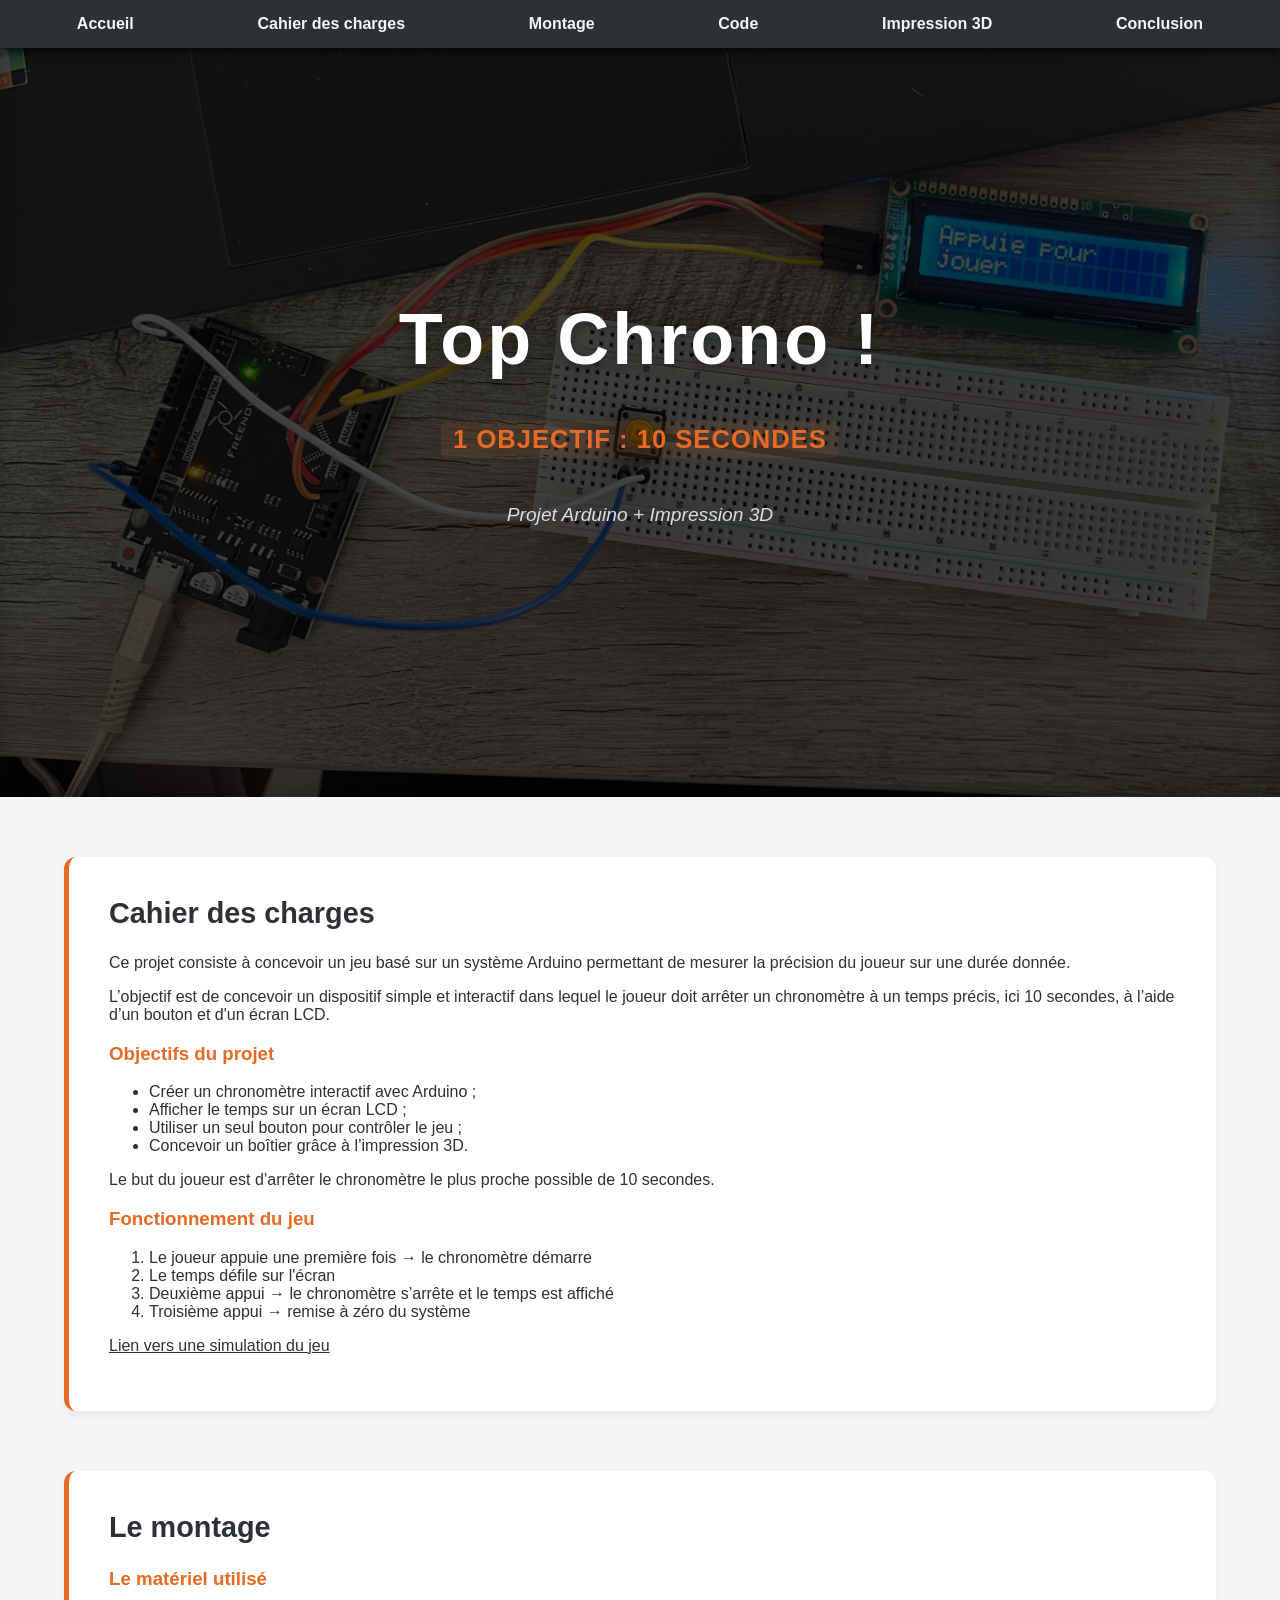
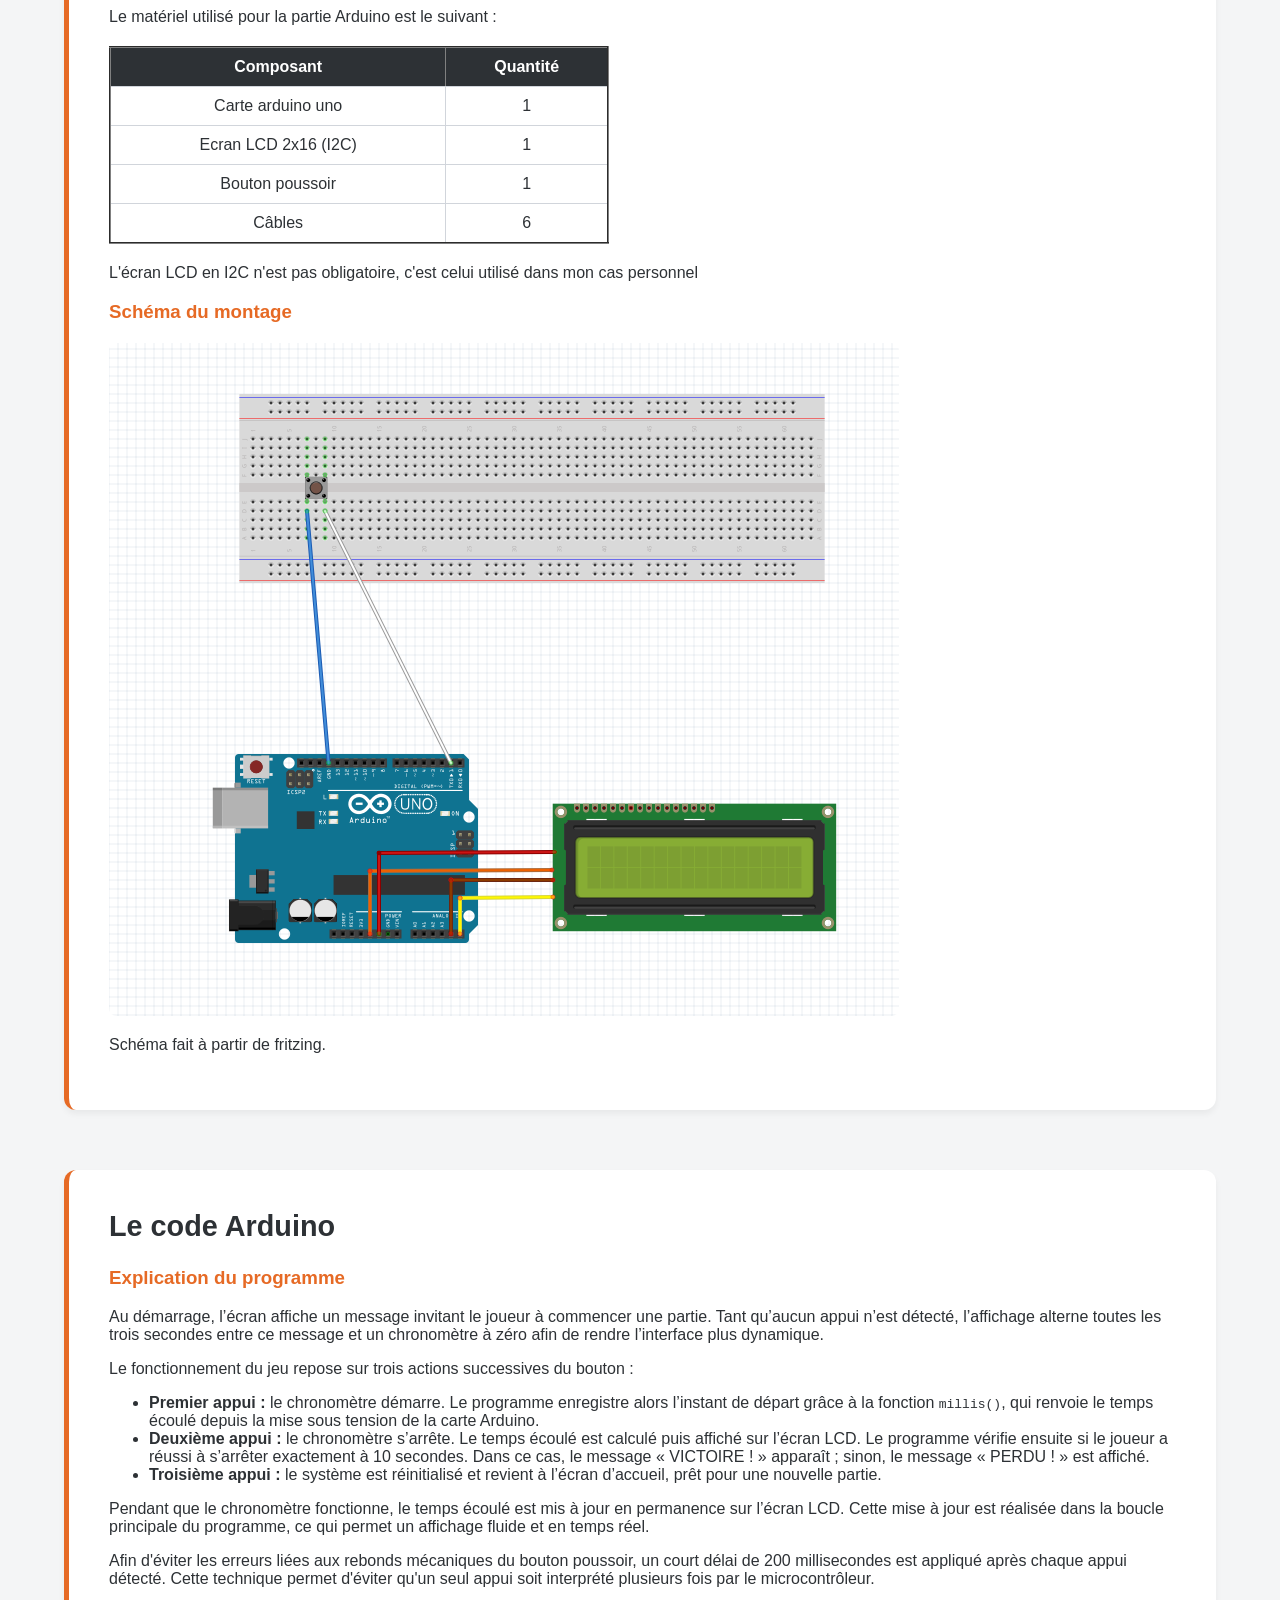
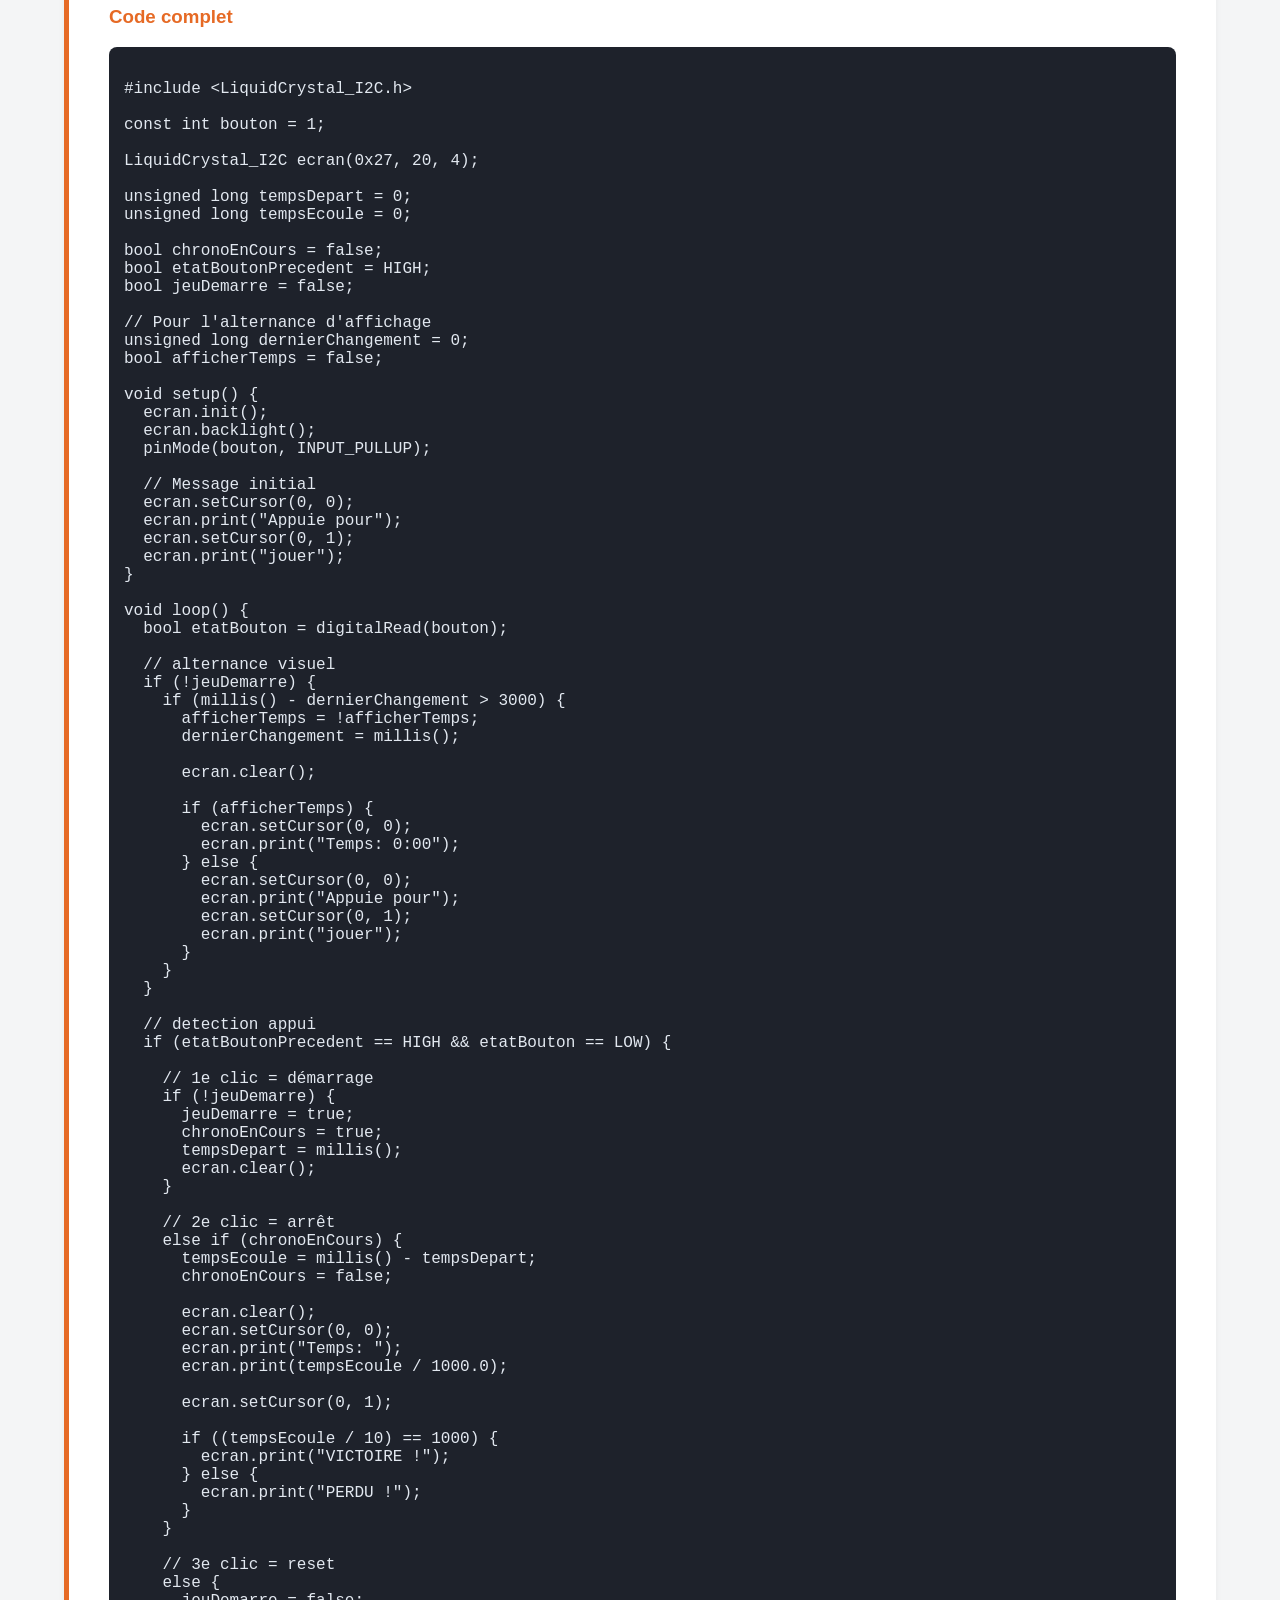
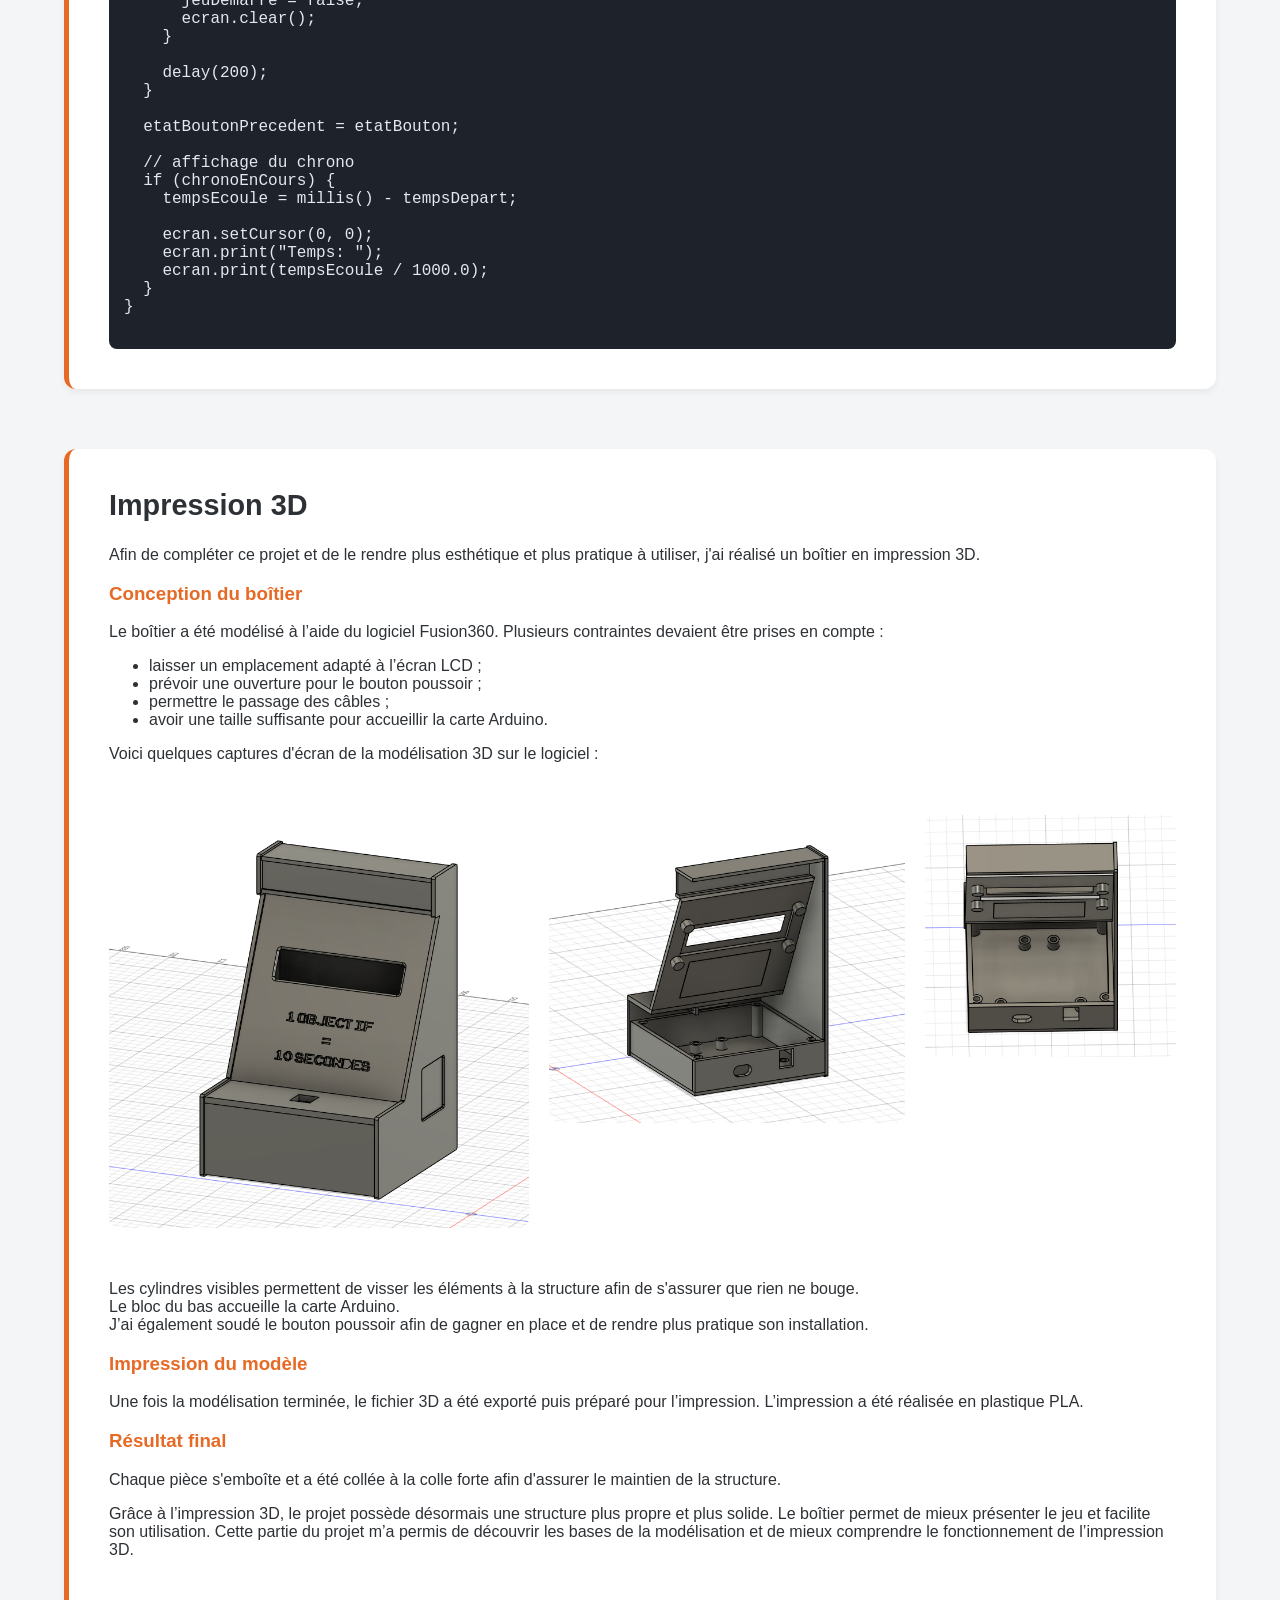
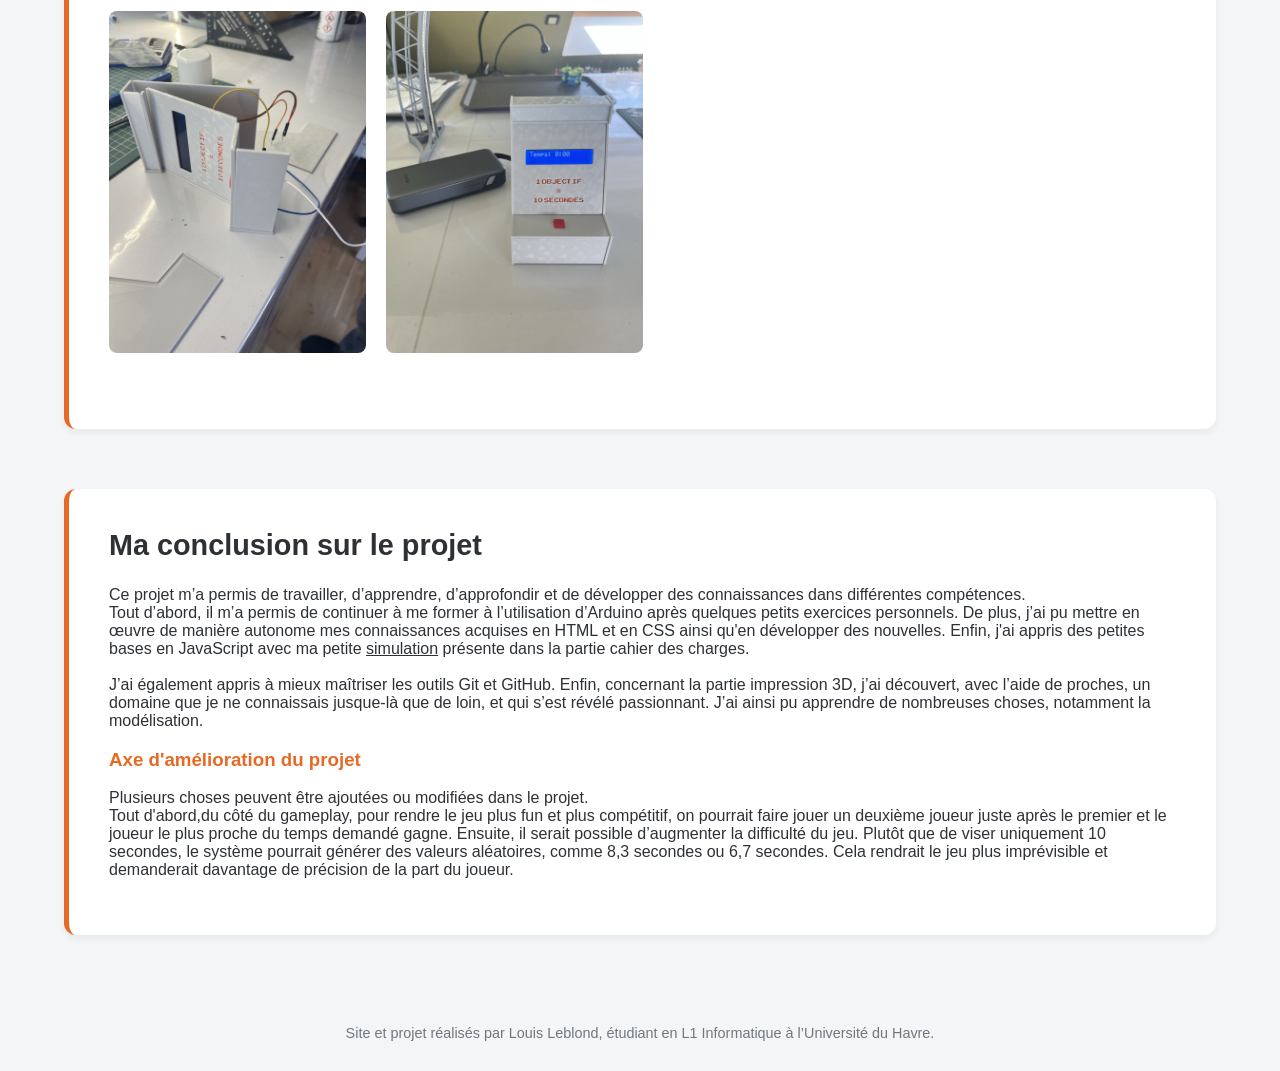
<file: index.html>
<!DOCTYPE html PUBLIC "-//W3C//DTD XHTML 1.0 Strict//EN"
      "http://www.w3.org/TR/xhtml1/DTD/xhtml1-strict.dtd">
<html xmlns="http://www.w3.org/1999/xhtml">
  <head>
    <!-- encodage utf-8 -->
    <meta http-equiv="Content-Type" content="text/html; charset=utf-8" />
    <link rel="Stylesheet" href="style.css" type="text/css" />
    <title>Top Chrono - Projet</title>
  </head>
  <body>
    <div id="menu">
        <a href="#accueil">Accueil</a>
        <a href="#cahier">Cahier des charges</a>
        <a href="#montage">Montage</a>
        <a href="#code">Code</a>
        <a href="#impression3d">Impression 3D</a>
        <a href="#conclusion">Conclusion</a>
    </div>


    <div id="accueil">
    <div class="background"></div>
        <h1>Top Chrono !</h1>
        <h3 id="slogan">1 objectif : 10 secondes</h3>
        <p>Projet Arduino + Impression 3D</p>
    </div>

    <div id="cahier">
        <h2>Cahier des charges</h2>

        <p>
            Ce projet consiste à concevoir un jeu basé sur un système Arduino permettant de mesurer la précision du joueur sur une durée donnée.
        </p>

        <p>
            L’objectif est de concevoir un dispositif simple et interactif dans lequel le joueur doit arrêter un chronomètre à un temps précis, ici 10 secondes, à l’aide d’un bouton et d'un écran LCD.
        </p>

        <h3>Objectifs du projet</h3>

        <ul>
          <li>Créer un chronomètre interactif avec Arduino ;</li>
          <li>Afficher le temps sur un écran LCD ;</li>
          <li>Utiliser un seul bouton pour contrôler le jeu ;</li>
          <li>Concevoir un boîtier grâce à l’impression 3D.</li>
        </ul>

        <p>
            Le but du joueur est d’arrêter le chronomètre le plus proche possible de 10 secondes.
        </p>

        <h3>Fonctionnement du jeu</h3>
        <ol>
            <li>Le joueur appuie une première fois → le chronomètre démarre</li>
            <li>Le temps défile sur l'écran</li>
            <li>Deuxième appui → le chronomètre s’arrête et le temps est affiché</li>
            <li>Troisième appui → remise à zéro du système</li>
        </ol>

        <p><a id="jeu" href="jeu/top_chrono.html">Lien vers une simulation du jeu</a></p>
    
      </div>

      <div id="montage">
        <h2>Le montage</h2>

        <h3>Le matériel utilisé</h3>
        
        <p>Le matériel utilisé pour la partie Arduino est le suivant :</p>
        <table border="2">
          <tr> 
            <th>Composant</th>
            <th>Quantité</th>
          </tr>
          <tr>
            <td>Carte arduino uno </td>
            <td>1</td>
          </tr>
          <tr>
            <td>Ecran LCD 2x16 (I2C) </td>
            <td>1</td>
          </tr>
          <tr>
            <td>Bouton poussoir </td>
            <td>1</td>
          </tr>
          <tr>
            <td>Câbles </td>
            <td>6</td>
          </tr>
        </table>
        <p>L'écran LCD en I2C n'est pas obligatoire, c'est celui utilisé dans mon cas personnel</p>

        <h3>Schéma du montage</h3>
      
        <img src="images/schema_montage.png" alt="Schéma du montage arduino">
        <p>Schéma fait à partir de fritzing.</p>

      </div>

      <div id="code">
        <h2>Le code Arduino</h2>

        <h3>Explication du programme</h3>

<p>
Au démarrage, l’écran affiche un message invitant le joueur à commencer une partie.
Tant qu’aucun appui n’est détecté, l’affichage alterne toutes les trois secondes
entre ce message et un chronomètre à zéro afin de rendre l’interface plus dynamique.
</p>

<p>
Le fonctionnement du jeu repose sur trois actions successives du bouton :
</p>

<ul>
    <li>
        <strong>Premier appui :</strong> le chronomètre démarre. Le programme enregistre
        alors l’instant de départ grâce à la fonction <code>millis()</code>, qui renvoie
        le temps écoulé depuis la mise sous tension de la carte Arduino.
    </li>

    <li>
        <strong>Deuxième appui :</strong> le chronomètre s’arrête. Le temps écoulé est calculé
        puis affiché sur l’écran LCD. Le programme vérifie ensuite si le joueur a réussi
        à s’arrêter exactement à 10 secondes. Dans ce cas, le message
        « VICTOIRE ! » apparaît ; sinon, le message « PERDU ! » est affiché.
    </li>

    <li>
        <strong>Troisième appui :</strong> le système est réinitialisé et revient à l’écran
        d’accueil, prêt pour une nouvelle partie.
    </li>
</ul>

<p>
Pendant que le chronomètre fonctionne, le temps écoulé est mis à jour en permanence
sur l’écran LCD. Cette mise à jour est réalisée dans la boucle principale du programme,
ce qui permet un affichage fluide et en temps réel.
</p>

<p>
Afin d'éviter les erreurs liées aux rebonds mécaniques du bouton poussoir, un court
délai de 200 millisecondes est appliqué après chaque appui détecté. Cette technique
permet d'éviter qu'un seul appui soit interprété plusieurs fois par le microcontrôleur.
</p>

<h3>Code complet</h3>
        <div id="box">
          <br>
          <pre>
#include &lt;LiquidCrystal_I2C.h&gt;

const int bouton = 1;

LiquidCrystal_I2C ecran(0x27, 20, 4);

unsigned long tempsDepart = 0;
unsigned long tempsEcoule = 0;

bool chronoEnCours = false;
bool etatBoutonPrecedent = HIGH;
bool jeuDemarre = false;

// Pour l'alternance d'affichage
unsigned long dernierChangement = 0;
bool afficherTemps = false;

void setup() {
  ecran.init();
  ecran.backlight();
  pinMode(bouton, INPUT_PULLUP);

  // Message initial
  ecran.setCursor(0, 0);
  ecran.print("Appuie pour");
  ecran.setCursor(0, 1);
  ecran.print("jouer");
}

void loop() {
  bool etatBouton = digitalRead(bouton);

  // alternance visuel 
  if (!jeuDemarre) {
    if (millis() - dernierChangement > 3000) {
      afficherTemps = !afficherTemps;
      dernierChangement = millis();

      ecran.clear();

      if (afficherTemps) {
        ecran.setCursor(0, 0);
        ecran.print("Temps: 0:00");
      } else {
        ecran.setCursor(0, 0);
        ecran.print("Appuie pour");
        ecran.setCursor(0, 1);
        ecran.print("jouer");
      }
    }
  }

  // detection appui
  if (etatBoutonPrecedent == HIGH && etatBouton == LOW) {

    // 1e clic = démarrage
    if (!jeuDemarre) {
      jeuDemarre = true;
      chronoEnCours = true;
      tempsDepart = millis();
      ecran.clear();
    }

    // 2e clic = arrêt
    else if (chronoEnCours) {
      tempsEcoule = millis() - tempsDepart;
      chronoEnCours = false;

      ecran.clear();
      ecran.setCursor(0, 0);
      ecran.print("Temps: ");
      ecran.print(tempsEcoule / 1000.0);

      ecran.setCursor(0, 1);

      if ((tempsEcoule / 10) == 1000) {
        ecran.print("VICTOIRE !");
      } else {
        ecran.print("PERDU !");
      }
    }

    // 3e clic = reset
    else {
      jeuDemarre = false;
      ecran.clear();
    }

    delay(200);
  }

  etatBoutonPrecedent = etatBouton;

  // affichage du chrono
  if (chronoEnCours) {
    tempsEcoule = millis() - tempsDepart;

    ecran.setCursor(0, 0);
    ecran.print("Temps: ");
    ecran.print(tempsEcoule / 1000.0);
  }
}
</pre>
<br>
        </div>

      </div>

      <div id="impression3d">
        <h2>Impression 3D</h2>

        <p>
        Afin de compléter ce projet et de le rendre plus esthétique et plus pratique à utiliser, j'ai réalisé un boîtier en impression 3D.
        </p>

        <h3>Conception du boîtier</h3>

        <p>
        Le boîtier a été modélisé à l’aide du logiciel Fusion360. 
         Plusieurs contraintes devaient être prises en compte :
        </p>

        <ul>
        <li>laisser un emplacement adapté à l’écran LCD ;</li>
        <li>prévoir une ouverture pour le bouton poussoir ;</li>
        <li>permettre le passage des câbles ;</li>
        <li>avoir une taille suffisante pour accueillir la carte Arduino.</li>
        </ul>

        <p>Voici quelques captures d'écran de la modélisation 3D sur le logiciel : </p>

        <div class="images">
        <p><img src="images/louis_borne_ce/avant.png"></p>
        <p><img src="images/louis_borne_ce/arrière.png"></p>
        <p><img src="images/louis_borne_ce/dos.png"></p>
        </div>
        <p>Les cylindres visibles permettent de visser les éléments à la structure afin de s'assurer que rien ne bouge.
         <br> Le bloc du bas accueille la carte Arduino. 
         <br>J’ai également soudé le bouton poussoir afin de gagner en place et de rendre plus pratique son installation.
        </p>

        <h3>Impression du modèle</h3>

      <p>
      Une fois la modélisation terminée, le fichier 3D a été exporté puis préparé pour l’impression.
      L’impression a été réalisée en plastique PLA.
      </p>

     <h3>Résultat final</h3>

     <p>
         Chaque pièce s'emboîte et a été collée à la colle forte afin d'assurer le maintien de la structure.
        </p>

      <p>
      Grâce à l’impression 3D, le projet possède désormais une structure plus propre et plus solide.
      Le boîtier permet de mieux présenter le jeu et facilite son utilisation.
      Cette partie du projet m’a permis de découvrir les bases de la modélisation et de mieux comprendre le fonctionnement de l’impression 3D.
      </p>

      <div id="img_final">
      <p><img src="images/collage.jpg"></p>
      <p><img src="images/res_final.jpg"></p>
      </div>


        
      </div>

      <div id="conclusion">
        <h2>Ma conclusion sur le projet</h2>
        <p>Ce projet m’a permis de travailler, d’apprendre, d’approfondir et de développer des connaissances dans différentes compétences.
          <br>
        Tout d’abord, il m’a permis de continuer à me former à l’utilisation d’Arduino après quelques petits exercices personnels. De plus, j’ai pu mettre en œuvre de manière autonome mes connaissances acquises en HTML et en CSS ainsi qu'en développer des nouvelles.
        Enfin, j'ai appris des petites bases en JavaScript avec ma petite <a id="jeu" href="jeu/top_chrono.html">simulation</a> présente dans la partie cahier des charges.
          <br>
          <br>
        J’ai également appris à mieux maîtriser les outils Git et GitHub.
        Enfin, concernant la partie impression 3D, j’ai découvert, avec l’aide de proches, un domaine que je ne connaissais jusque-là que de loin, et qui s’est révélé passionnant. J’ai ainsi pu apprendre de nombreuses choses, notamment la modélisation. </p>

        <h3>Axe d'amélioration du projet</h3>
        <p>Plusieurs choses peuvent être ajoutées ou modifiées dans le projet.<br>
        Tout d'abord,du côté du gameplay, pour rendre le jeu plus fun et plus compétitif, on pourrait faire jouer un deuxième joueur juste après le premier et le joueur le plus proche du temps demandé gagne.
        Ensuite, il serait possible d’augmenter la difficulté du jeu. Plutôt que de viser uniquement 10 secondes, le système pourrait générer des valeurs aléatoires, comme 8,3 secondes ou 6,7 secondes. Cela rendrait le jeu plus imprévisible et demanderait davantage de précision de la part du joueur.
        </p>
      </div>

      <div id="apropos">
        Site et projet réalisés par Louis Leblond, étudiant en L1 Informatique à l’Université du Havre.

      </div>
   


  </body>

</html>
</file>
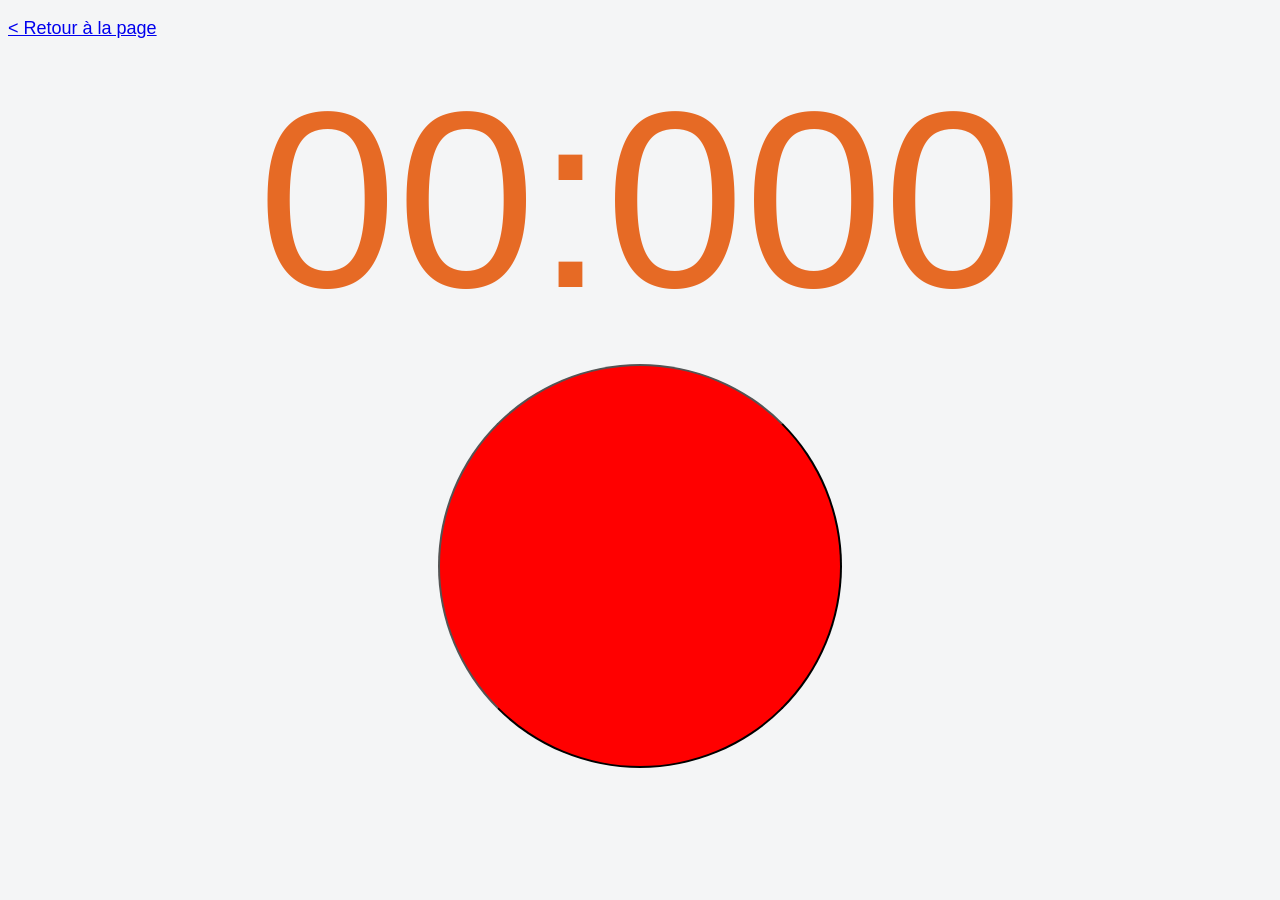
<file: jeu/top_chrono.html>
<!DOCTYPE html>
<html lang="fr">
<head>
  <meta charset="UTF-8">
  <link rel="Stylesheet" href="top_chrono.css" type="text/css" />
  <title>Top Chrono simulation</title>

</head>
<body>

    <p class="retour"> <a class="retour" href="../index.html"> < Retour à la page</a></p>

    <div id="res"></div>

    <div id="chrono">00:000</div>

  

  <button id="btn" onclick="gererChrono()"></button>

  <script>
    let millisecondes = 0;
    let interval = null;
    let etape = 0;

    function afficherTemps() {
      let secondes = Math.floor(millisecondes / 1000);  //arrondi à l'inférieur 
      let ms = millisecondes % 1000;

      secondes = String(secondes).padStart(2, '0'); //permet d'avoir un  2e zéro affiché quand le temps défile 
      ms = String(ms).padStart(3, '0');

      document.getElementById("chrono").textContent =
        `${secondes}:${ms}`;
    }

    function gererChrono() {
      const bouton = document.getElementById("btn");

      // 1er clic  START
      if (etape === 0) {

        interval = setInterval(() => {
        millisecondes += 10;
        afficherTemps();
        }, 10);

        etape = 1;
      }

      else if (etape === 1) {

        clearInterval(interval); //arrête la boucle interval


        if (millisecondes == 10000){

        document.getElementById("res").textContent =
        "VICTOIRE";
        }else{
        document.getElementById("res").textContent =
        "DEFAITE";
        }

        etape = 2;
      }

      else {

        document.getElementById("res").textContent =
        "";

        millisecondes = 0;
        afficherTemps();
        etape = 0;
      }
    }
  </script>

</body>
</html>
</file>
<file: style.css>
html {
    scroll-behavior: smooth;
}

body {
    background-color: #f4f5f6;
    color: #2d3135; 
    margin: 0;
    padding: 0;
    font-family: Calibri, sans-serif;
}

#menu {
    background: #2d3135; 
    padding: 15px;
    display: flex;
    justify-content: space-around;
    position: sticky;
    top: 0;
    box-shadow: 0 2px 10px rgba(0,0,0.1); 
    z-index: 1000;
}

#menu a {
    color: #f4f5f6;
    text-decoration: none;
    font-weight: bold;
    transition: color 0.3s ease; 
}

#menu a:hover {
    color: #e66a25; 
}

#accueil {
    text-align: center;
    font-size: 140%;
    padding: 250px ;
    margin-bottom: 60px; 
    background: linear-gradient(rgba(0, 0, 0, 0.687), rgba(0, 0, 0, 0.744)),
                url('images/IMG_2172.jpg');
    background-size: cover;
    background-position: center;
    color: #f4f5f6;
    box-shadow: inset 0 -10px 20px rgba(0,0,0,0.2);
}

#accueil h1 {
    font-size: 4.5rem;
    margin: 0 0 15px 0;
    letter-spacing: 3px;
    color: #ffffff;
    text-shadow: 0 4px 12px rgba(0, 0, 0, 0.3); 
    font-weight: bold;
}

#slogan {
    font-size: 1.6rem;
    color: #e66a25;
    font-weight: bold;
    margin-bottom: 25px;
    text-transform: uppercase;
    letter-spacing: 1px;
    display: inline-block;
    padding: 4px 12px;
    background: rgba(230, 106, 37, 0.1);
    border-radius: 6px;
}

#accueil p {
    font-size: 1.2rem;
    color: #dcdcdc; 
    font-style: italic;
    padding: 2px 10px;
    border-radius: 4px;

}

#jeu:hover{
    color: #e66a25;

}

#jeu{
    color: #2d3135;
    text-decoration: underline;
}


#impression3d, #code, #montage, #cahier, #conclusion {
    background: #ffffff; 
    margin-left: 5%;
    margin-right: 5%;
    padding: 40px;
    border-radius: 12px;
    margin-bottom: 60px;
    color: #2d3135;
    box-shadow: 0 4px 6px rgba(0, 0, 0, 0.05);
    border-left: 5px solid #e66a25; 
}

.images{

    display: flex;
    justify-content: center; 
    gap: 20px; 

}

.images img{
    width: auto;
    height: auto;
    border-radius: 10px;
}

#cahier {
    margin-top: 60px; 
}

h2 {
    color: #2d3135;
    margin-top: 0;
    font-size: 1.8rem;
}

h3 {
    color: #e66a25; 
}

#apropos {
    text-align: center;
    margin-left: 5%;
    margin-right: 5%;
    padding: 30px;
    color: #71777d; 
    font-size: 0.9rem;
}

table {
    width: 100%;
    max-width: 500px;
    margin: 20px 0;
    border-collapse:collapse;
    text-align: center;
}

table th {
    background-color: #2d3135;
    color: #ffffff;
    padding: 10px;
}

table td {
    padding: 10px;
    border: 1px solid #d1d5db;
}

#box {
    background: #1e222b; 
    border-radius: 8px;
    padding: 15px;
}

pre {
    margin: 0;
    color: #e2e8f0;
    font-family: 'Courier New', Courier, monospace; 
    overflow-x: auto; 
}

img {
    max-width: 100%;
    height: auto;
    border-radius: 8px;
    display: block;
    margin: 20px 0;
}

#img_final{
    width:50%;
    height: auto;

    display: flex;
    justify-content: center; 
    gap: 20px;
}
</file>
<file: jeu/top_chrono.css>
body {
    background-color: #f4f5f6;
    font-family: Arial, sans-serif;
    text-align: center;
    }

#chrono {
    color: #e66a25; 
    font-size: 250px;
    margin-bottom: 20px;
    }

#res{
    font-size: 50px;
}

button {
    background-color: red;
    padding: 200px 200px;
    border-radius: 50%;
    transition: background-color 0.5s;
    }

button:hover {
    background-color: rgb(204, 0, 0);
    }

.retour{
    text-align: left;
    font-size: large;
}
</file>
